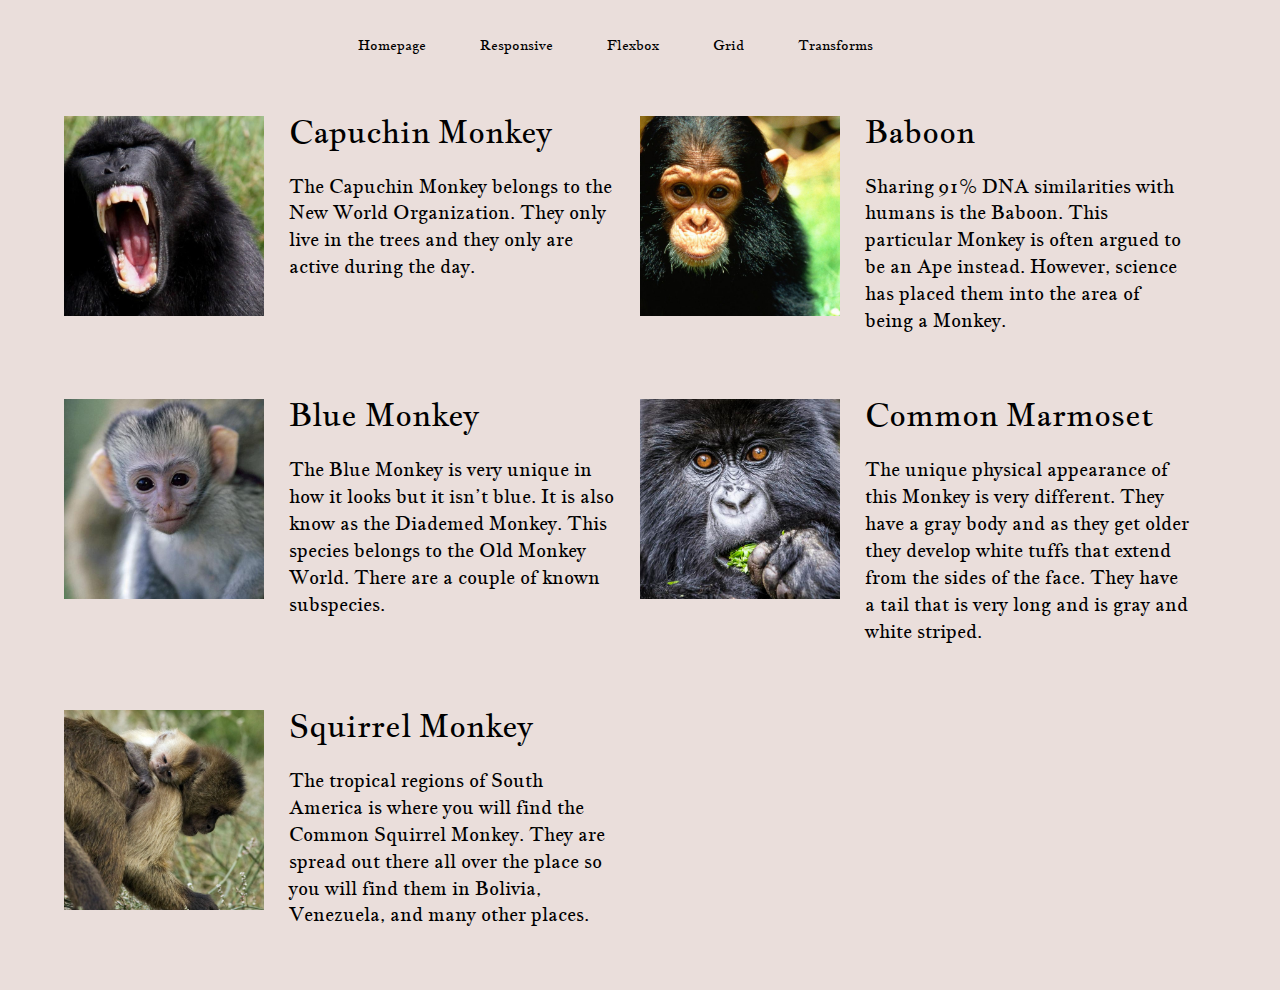
<file: grid.html>
<!DOCTYPE html>
<html>
<head>
    <meta charset="UTF-8">
    <meta name="viewport" content="width=device-width, initial-scale=1.0">
    <meta http-equiv="X-UA-Compatible" content="ie=edge">
    <title>Responsive</title>
    <link rel="stylesheet" href="css/layout.css">
    <link rel="stylesheet" href="css/typography.css">
    <link rel="stylesheet" href="css/reset.css">
    <link rel="stylesheet" href="css/grid.css">
    <link rel="stylesheet" href="css/scaffolding.css">
</head>

<body>
    <header>
        <ul>
            <li>
              <a href="index.html" class="link">Homepage</a>
            </li>
            <li>
              <a href="responsive.html" class="link">Responsive</a>
            </li>
            <li>
              <a href="flex.html" class="link">Flexbox</a>
            </li>
            <li>
              <a href="grid.html" class="link">Grid</a>
            </li>
            <li>
              <a href="transforms.html" class="link">Transforms</a>
            </li>
          </ul>
    </header>
    <section class="container">
      <div class="apes">
        <div class="image">
          <img src="img/img3.jpg" alt="apes">
        </div>
        <div class="content">
          <h3>Capuchin Monkey</h3>
          <p>The Capuchin Monkey belongs to the New World Organization. They only live in the trees and they only are active during the day.</p>
        </div>
      </div>
      <div class="apes">
        <div class="image">
          <img src="img/img5.jpg" alt="apes">
        </div>
        <div class="content">
          <h3>Baboon</h3>
          <p>Sharing 91% DNA similarities with humans is the Baboon. This particular Monkey is often argued to be an Ape instead. However, science has placed them into the area of being a Monkey.</p>
        </div>
      </div>
      <div class="apes">
        <div class="image">
          <img src="img/img8.jpg" alt="apes">
        </div>
        <div class="content">
          <h3>Blue Monkey</h3>
          <p>The Blue Monkey is very unique in how it looks but it isn’t blue. It is also know as the Diademed Monkey. This species belongs to the Old Monkey World. There are a couple of known subspecies.</p>
        </div>
      </div>
      <div class="apes">
        <div class="image">
          <img src="img/img9.jpg" alt="apes">
        </div>
        <div class="content">
          <h3>Common Marmoset</h3>
          <p>The unique physical appearance of this Monkey is very different. They have a gray body and as they get older they develop white tuffs that extend from the sides of the face. They have a tail that is very long and is gray and white striped.</p>
        </div>
      </div>
      <div class="apes">
        <div class="image">
          <img src="img/img10.jpg" alt="apes">
        </div>
        <div class="content">
          <h3>Squirrel Monkey</h3>
          <p>The tropical regions of South America is where you will find the Common Squirrel Monkey. They are spread out there all over the place so you will find them in Bolivia, Venezuela, and many other places.</p>
        </div>
      </div>
    </section>
</body>

</html>
</file>
<file: css/layout.css>
body {
  background-color: #eadedb;
}

@media screen and (max-width: 1100px) {
  body {
    background-color: #d1ca55;
  }
 }

 @media screen and (max-width: 800px) {
   body {
     background-color: #f4c9f0;
   }
  }

  @media screen and (max-width: 400px) {
    body {
      background-color: #00f7a5;
    }
   }
</file>
<file: css/typography.css>
@import url('https://fonts.googleapis.com/css?family=Roboto');
@import url('https://fonts.googleapis.com/css?family=Jacques+Francois');
</file>
<file: css/grid.css>
.container {
    display: grid;
    grid-template-columns: 1fr 1fr; 
    grid-template-rows: 1fr 1fr 1fr;
    padding: 2% 5% 5% 5%;
    grid-row-gap: 5%;
}

img {
    width: 100%;
    height: 100%;
    object-fit: cover;
}

.image {
    width: 200px;
    height: 200px;
}

.apes {
    display: flex;
    
}

.content {
    width: calc(100% - 200px);
}

p {
    color: black;
    font-family: 'Jacques Francois';
    font-size: 1.2em;
    font-weight: 500;
    line-height: 1.4;
    padding: 25px;
}

h3 {
    color : black;
    font-size: 2em;
    font-family: 'Jacques Francois';
    padding-left: 25px;
}

@media (max-width: 1170px) { 
    .container {
        grid-template-columns: 1fr;
        padding: 2% 0% 5% 0%;
    }

}
</file>
<file: css/scaffolding.css>
header {
    height: 10vh;
    display: flex;
    justify-content: center;
    align-items: center; 
  }

  li {
    
    display: inline-block;
    margin-right: 50px; 

  }

  .link {
    text-decoration: none;
    color: black;
    font-family: 'Jacques Francois';
    font-size: 0.9em;
    font-weight: 500;
  }

  .link:hover {
    text-decoration: line-through;
  }

  .link:active {
    text-decoration: line-through;
  }

  @media (max-width: 700px) { 
    li {
        display: block;
        padding: 5px;
    }

    header {
      height: 20vh;
      justify-content: flex-start;
      padding-left: 10px;
    }

    .link {
      font-size: 1em;
    }
}
</file>
